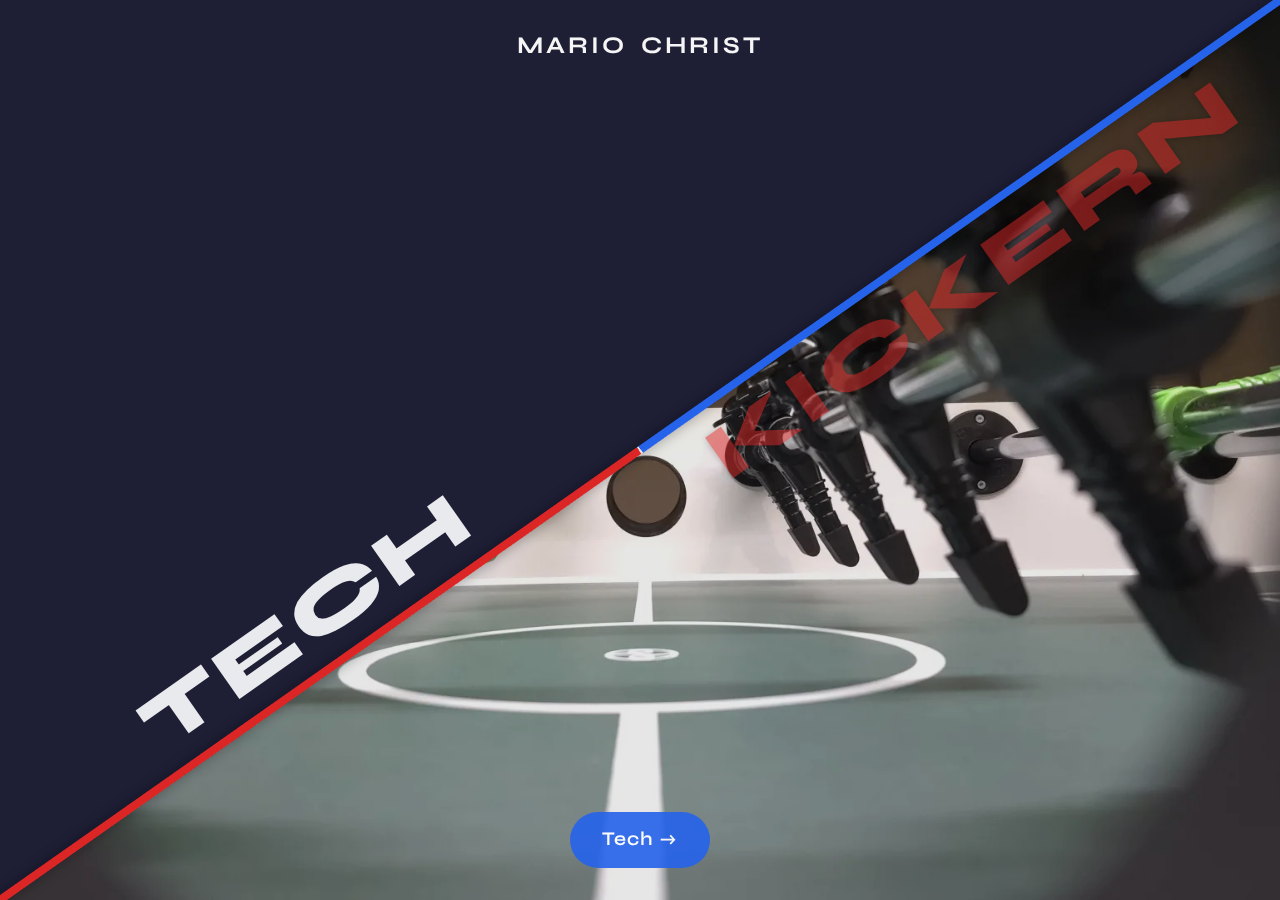
<file: index.html>
<!DOCTYPE html>
<html lang="de">
<head>
  <meta charset="UTF-8" />
  <meta name="viewport" content="width=device-width, initial-scale=1.0" />
  <title>Mario Christ – DevOps Engineer &amp; Bundesliga-Spieler Tischfußball</title>
  <meta name="description" content="Mario Christ – DevOps Engineer und Bundesliga-Spieler im Tischfußball. Technologie, Leistungssport und Sponsoring in Hamburg." />
  <link rel="canonical" href="https://mario-christ.de/" />

  <!-- Open Graph -->
  <meta property="og:type"        content="website" />
  <meta property="og:url"         content="https://mario-christ.de/" />
  <meta property="og:title"       content="Mario Christ – DevOps Engineer &amp; Bundesliga-Spieler Tischfußball" />
  <meta property="og:description" content="Mario Christ – DevOps Engineer und Bundesliga-Spieler im Tischfußball. Technologie, Leistungssport und Sponsoring in Hamburg." />
  <meta property="og:image"       content="https://mario-christ.de/img/og-default.jpg" />
  <meta property="og:locale"      content="de_DE" />

  <!-- Twitter Card -->
  <meta name="twitter:card"        content="summary_large_image" />
  <meta name="twitter:title"       content="Mario Christ – DevOps Engineer &amp; Bundesliga-Spieler Tischfußball" />
  <meta name="twitter:description" content="Mario Christ – DevOps Engineer und Bundesliga-Spieler im Tischfußball. Technologie, Leistungssport und Sponsoring in Hamburg." />
  <meta name="twitter:image"       content="https://mario-christ.de/img/og-default.jpg" />

  <link rel="stylesheet" href="/css/style.css" />
  <link rel="stylesheet" href="/css/landing.css" />
</head>
<body>
  <a class="skip-link" href="#main">Zum Inhalt springen</a>

  <main id="main">
    <div class="name-badge" aria-hidden="true">
      <span class="name-badge__word">Mario</span>
      <span class="name-badge__word">Christ</span>
    </div>

    <div class="landing" id="landing" role="group" aria-label="Wähle einen Bereich">

      <a class="section section--tech" href="/tech/" aria-label="Tech – Coming Soon">
        <span class="mobile-label mobile-label--tech" aria-hidden="true">Tech</span>
      </a>

      <div class="mobile-bar" aria-hidden="true">
        <div class="mobile-bar__red"></div>
        <div class="mobile-bar__separator"></div>
        <div class="mobile-bar__blue"></div>
      </div>

      <a class="section section--foos" href="/tischfussball/" aria-label="Kickern – Sponsoring">
        <img class="section__photo"
             src="/img/landing-kickern-1920w.webp"
             srcset="/img/landing-kickern-800w.webp 800w,
                     /img/landing-kickern-1920w.webp 1920w,
                     /img/landing-kickern-2560w.webp 2560w"
             sizes="(max-width: 767px) 100vw, (max-width: 1920px) 1920px, 2560px"
             fetchpriority="high"
             alt="Blick durch das Balleinwurf-Loch eines Kicker-Tisches auf Mario Christ" />
        <span class="mobile-label mobile-label--foos" aria-hidden="true">Kickern</span>
      </a>

      <div class="bar" id="bar" aria-hidden="true">
        <div class="bar__shadow"></div>
        <div class="bar__red"></div>
        <div class="bar__separator"></div>
        <div class="bar__blue"></div>
      </div>

      <div class="label label--tech" id="label-tech" aria-hidden="true"><span>Tech</span></div>
      <div class="label label--foos" id="label-foos" aria-hidden="true"><span>Kickern</span></div>

      <div class="hover-indicator hover-indicator--tech" aria-hidden="true">Tech →</div>
      <div class="hover-indicator hover-indicator--foos" aria-hidden="true">Kickern →</div>

    </div>
  </main>

  <script src="/js/main.js"></script>
</body>
</html>
</file>
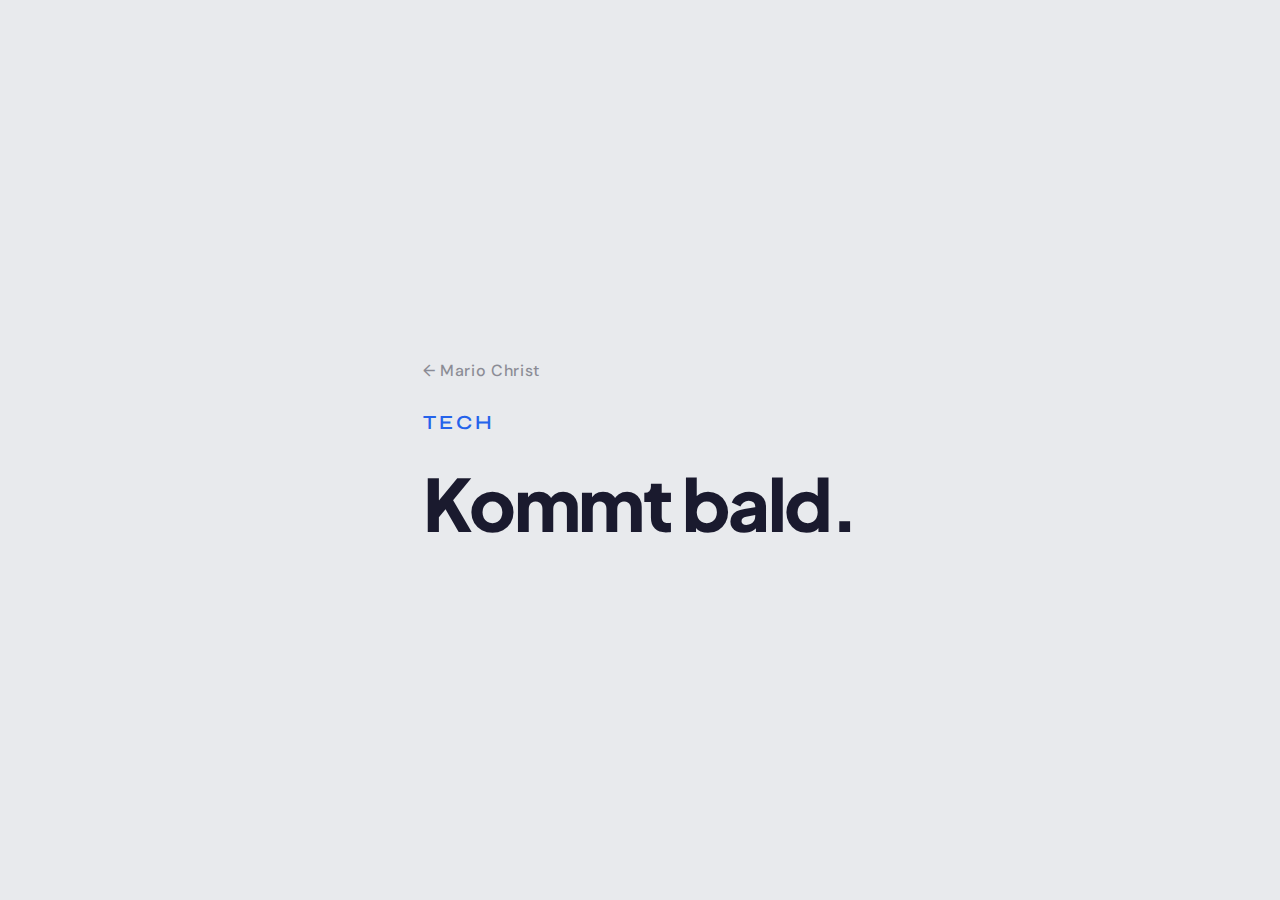
<file: tech/index.html>
<!DOCTYPE html>
<html lang="de">
<head>
  <meta charset="UTF-8" />
  <meta name="viewport" content="width=device-width, initial-scale=1.0" />
  <title>Tech – Mario Christ</title>
  <meta name="description" content="Mario Christ – DevOps Engineer. Kommt bald." />
  <link rel="canonical" href="https://mario-christ.de/tech/" />

  <!-- Open Graph -->
  <meta property="og:type"        content="website" />
  <meta property="og:url"         content="https://mario-christ.de/tech/" />
  <meta property="og:title"       content="Tech – Mario Christ" />
  <meta property="og:description" content="Mario Christ – DevOps Engineer. Kommt bald." />
  <meta property="og:image"       content="https://mario-christ.de/img/og-default.jpg" />
  <meta property="og:locale"      content="de_DE" />

  <link rel="stylesheet" href="/css/style.css" />
  <link rel="stylesheet" href="/css/coming-soon.css" />
</head>
<body>
  <a class="skip-link" href="#main">Zum Inhalt springen</a>

  <main id="main" class="coming-soon">
    <div class="coming-soon__content">
      <a class="coming-soon__back" href="/">← Mario Christ</a>
      <p class="coming-soon__label">Tech</p>
      <h1 class="coming-soon__headline">Kommt bald.</h1>
    </div>
  </main>
</body>
</html>
</file>
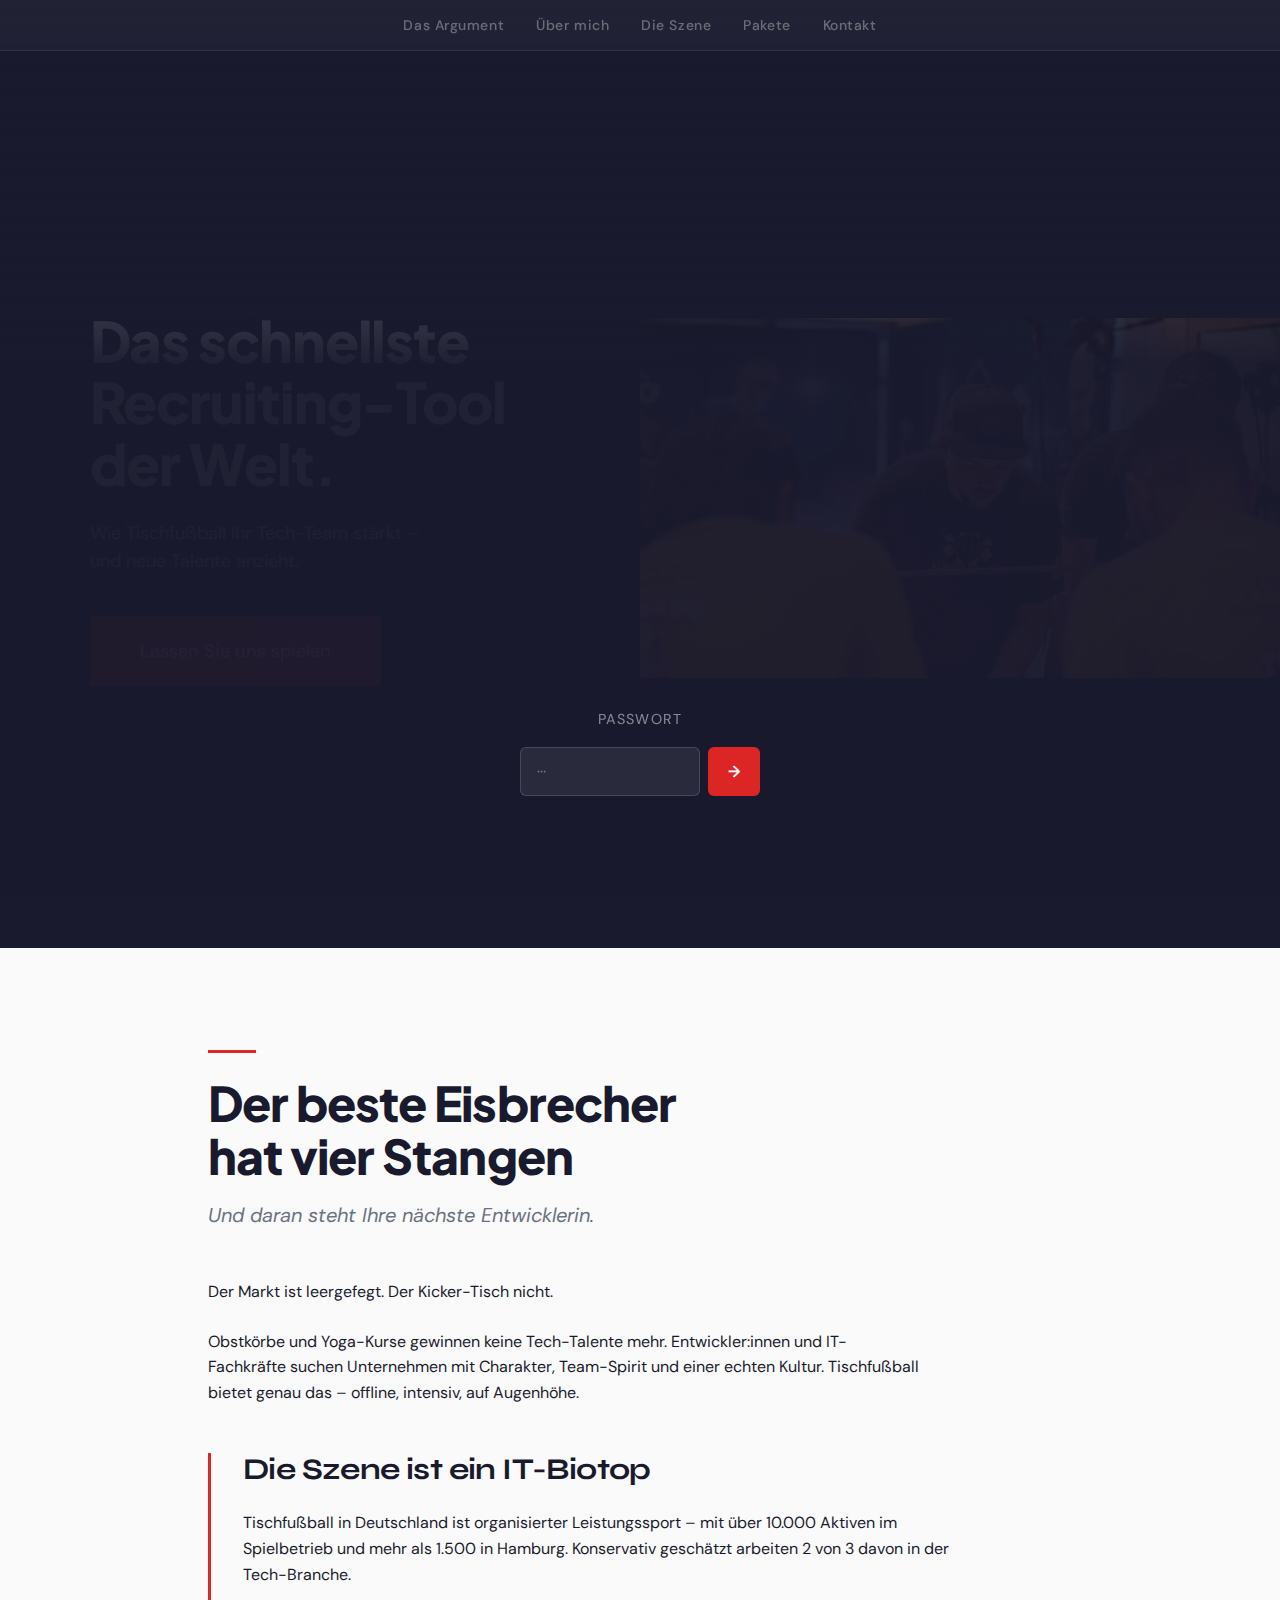
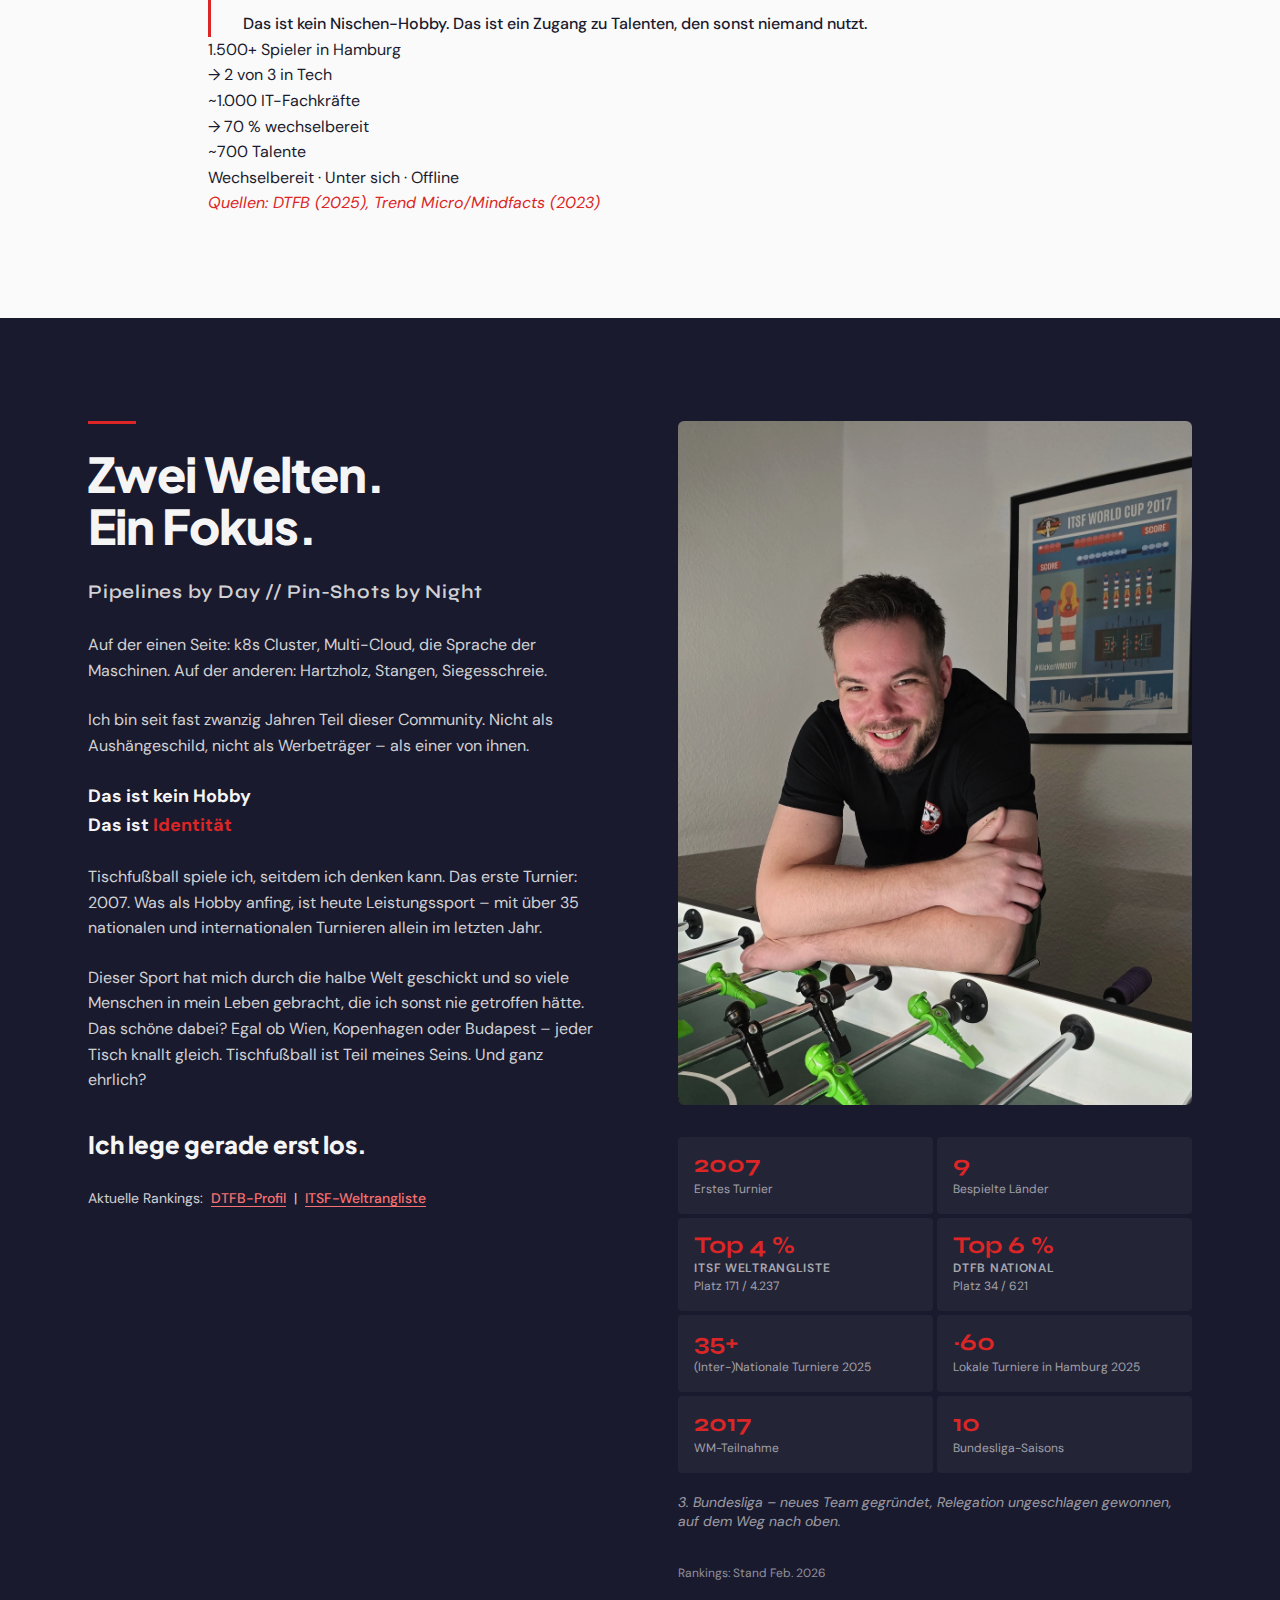
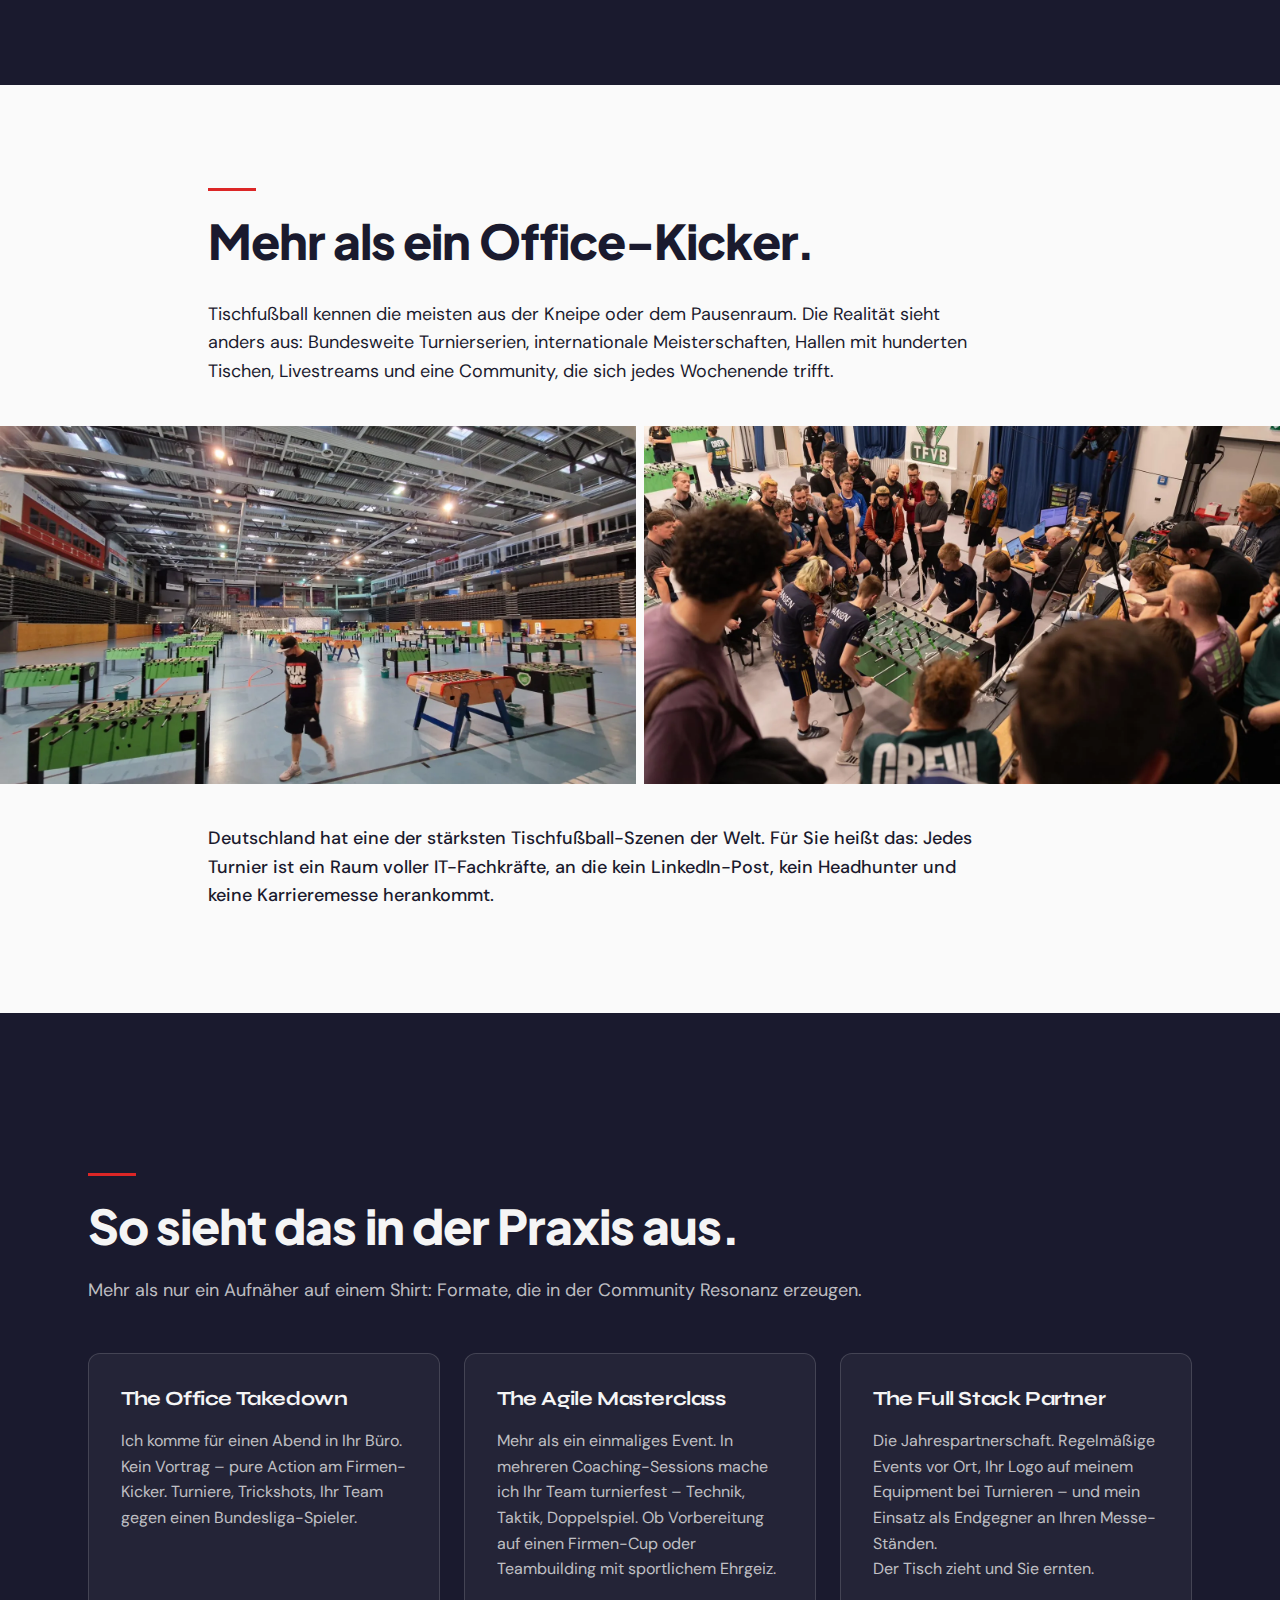
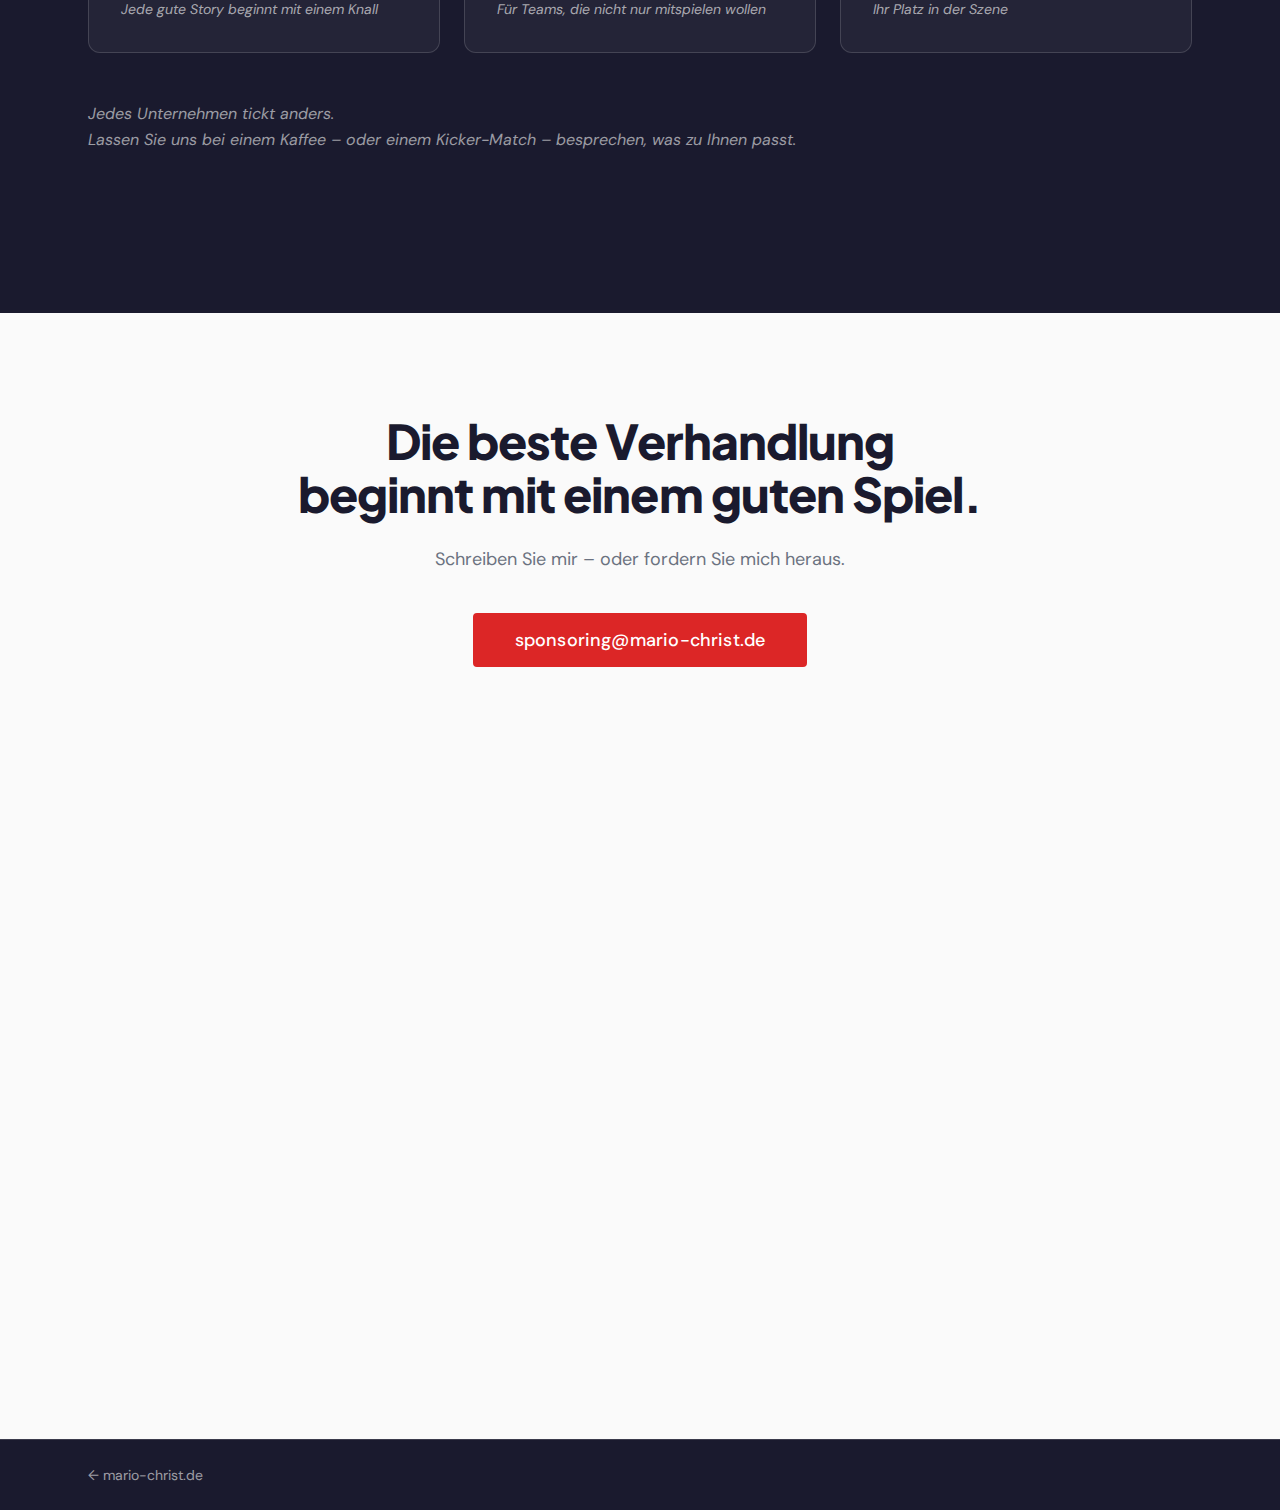
<file: tischfussball/index.html>
<!DOCTYPE html>
<html lang="de">
<head>
  <meta charset="UTF-8" />
  <meta name="viewport" content="width=device-width, initial-scale=1.0" />
  <title>Tischfußball-Sponsoring – Mario Christ</title>
  <meta name="description" content="Sponsoring-Anfragen für Mario Christ – Bundesliga-Spieler im Tischfußball und DevOps Engineer. Recruiting, Teambuilding und Employer Branding für Tech-Unternehmen in Hamburg." />
  <link rel="canonical" href="https://mario-christ.de/tischfussball/" />

  <!-- Open Graph -->
  <meta property="og:type"        content="website" />
  <meta property="og:url"         content="https://mario-christ.de/tischfussball/" />
  <meta property="og:title"       content="Tischfußball-Sponsoring – Mario Christ" />
  <meta property="og:description" content="Das schnellste Recruiting-Tool der Welt. Wie Tischfußball Ihr Tech-Team stärkt – und neue Talente anzieht." />
  <meta property="og:image"       content="https://mario-christ.de/img/og-tischfussball.jpg" />
  <meta property="og:locale"      content="de_DE" />

  <!-- Twitter Card -->
  <meta name="twitter:card"        content="summary_large_image" />
  <meta name="twitter:title"       content="Tischfußball-Sponsoring – Mario Christ" />
  <meta name="twitter:description" content="Das schnellste Recruiting-Tool der Welt. Wie Tischfußball Ihr Tech-Team stärkt – und neue Talente anzieht." />
  <meta name="twitter:image"       content="https://mario-christ.de/img/og-tischfussball.jpg" />

  <link rel="stylesheet" href="/css/style.css" />
  <link rel="stylesheet" href="/css/sponsoring.css" />
</head>
<body>
  <div id="auth-gate" style="
    display: none;
    position: fixed; inset: 0; z-index: 9999;
    background: linear-gradient(to top, rgba(26,26,46,0.97) 60%, rgba(26,26,46,0.3) 100%);
    align-items: flex-end; justify-content: center;
    padding-bottom: clamp(2rem, 8vh, 5rem);
  ">
    <div style="text-align: center;">
      <p style="
        font-family: 'DM Sans', sans-serif; font-size: 0.9rem;
        color: rgba(245,245,245,0.5); letter-spacing: 0.08em;
        text-transform: uppercase; margin-bottom: 1rem;
      ">Passwort</p>
      <div style="display: flex; gap: 0.5rem; justify-content: center;">
        <input id="auth-input" type="password" placeholder="···" style="
          background: rgba(245,245,245,0.08); border: 1px solid rgba(245,245,245,0.15);
          color: #F5F5F5; font-family: 'DM Sans', sans-serif; font-size: 1rem;
          padding: 0.65rem 1rem; border-radius: 6px; outline: none; width: 180px;
        " />
        <button id="auth-btn" style="
          background: #DC2626; color: #fff; border: none; cursor: pointer;
          font-family: 'DM Sans', sans-serif; font-size: 1rem; font-weight: 600;
          padding: 0.65rem 1.25rem; border-radius: 6px;
        ">→</button>
      </div>
      <p id="auth-err" style="
        color: #DC2626; font-family: 'DM Sans', sans-serif;
        font-size: 0.8rem; margin-top: 0.75rem; opacity: 0;
      ">Falsches Passwort.</p>
    </div>
  </div>

  <div id="page-content" inert>
  <a class="skip-link" href="#main">Zum Inhalt springen</a>

  <!-- ── Sticky Anker-Navigation ───────────────────────── -->
  <nav class="sticky-nav" aria-label="Seitennavigation">
    <ul class="sticky-nav__list">
      <li><a class="sticky-nav__link" href="#argument">Das Argument</a></li>
      <li><a class="sticky-nav__link" href="#ueber-mich">Über mich</a></li>
      <li><a class="sticky-nav__link" href="#szene">Die Szene</a></li>
      <li><a class="sticky-nav__link" href="#pakete">Pakete</a></li>
      <li><a class="sticky-nav__link" href="#kontakt">Kontakt</a></li>
    </ul>
  </nav>

  <main id="main">

    <!-- ── Section 1: Hero ─────────────────────────────── -->
    <section class="section section--dark hero" id="hero" aria-label="Hero">
      <div class="hero__inner">
        <div class="hero__text">
          <h1 class="hero__headline">Das schnellste Recruiting-Tool der&nbsp;Welt.</h1>
          <p class="hero__sub">Wie Tischfußball Ihr Tech-Team stärkt –<br>und neue Talente anzieht.</p>
          <a class="btn btn--kicker hero__cta" href="#kontakt">Lassen Sie uns spielen</a>
        </div>
        <img
          class="hero__photo"
          src="/img/hero-kurbelkraft.webp"
          alt="Mario Christ mit Kurbelkraft-Cap – hochkonzentriert über dem Kicker-Tisch, Gegner verschwommen im Vordergrund, Turnier-Atmosphäre"
          loading="eager"
          fetchpriority="high">
      </div>
    </section>

    <!-- ── Section 2: Das Argument ─────────────────────── -->
    <section class="section argument" id="argument" aria-label="Das Argument">
      <div class="container argument__inner">
        <span class="accent-line" aria-hidden="true"></span>
        <h2 class="argument__headline">Der beste Eisbrecher<br>hat vier Stangen</h2>
        <p class="argument__sub">Und daran steht Ihre nächste Entwicklerin.</p>

        <div class="argument__body">
          <p>Der Markt ist leergefegt. Der Kicker-Tisch nicht.</p>
          <p>Obstkörbe und Yoga-Kurse gewinnen keine Tech-Talente mehr. Entwickler:innen und IT-Fachkräfte suchen Unternehmen mit Charakter, Team-Spirit und einer echten Kultur. Tischfußball bietet genau das – offline, intensiv, auf Augenhöhe.</p>
        </div>

        <div class="argument__biotop">
          <h3 class="argument__biotop-headline">Die Szene ist ein IT-Biotop</h3>
          <p>Tischfußball in Deutschland ist organisierter Leistungssport – mit über 10.000 Aktiven im Spielbetrieb und mehr als 1.500 in Hamburg. Konservativ geschätzt arbeiten 2 von 3 davon in der Tech-Branche.</p>
          <p class="argument__punchline">Das ist kein Nischen-Hobby. Das ist ein Zugang zu Talenten, den sonst niemand nutzt.</p>
        </div>

        <div class="argument__funnel" aria-label="Reichweite: Von 1.500 Spielern zu 700 wechselbereiten Talenten">
          <div class="argument__funnel-chain">
            <div class="argument__funnel-step">
              <span class="argument__funnel-num">1.500+</span>
              <span class="argument__funnel-label">Spieler in Hamburg</span>
            </div>
            <div class="argument__funnel-connector" aria-hidden="true">
              <span class="argument__funnel-arrow">→</span>
              <span class="argument__funnel-filter">2 von 3 in Tech</span>
            </div>
            <div class="argument__funnel-step">
              <span class="argument__funnel-num">~1.000</span>
              <span class="argument__funnel-label">IT-Fachkräfte</span>
            </div>
            <div class="argument__funnel-connector" aria-hidden="true">
              <span class="argument__funnel-arrow">→</span>
              <span class="argument__funnel-filter">70 % wechselbereit</span>
            </div>
            <div class="argument__funnel-step argument__funnel-step--highlight">
              <span class="argument__funnel-num">~700</span>
              <span class="argument__funnel-label">Talente</span>
            </div>
          </div>
          <p class="argument__funnel-closer">Wechselbereit · Unter sich · Offline</p>
          <p class="argument__funnel-source"><em>Quellen: DTFB (2025), Trend Micro/Mindfacts (2023)</em></p>
        </div>
      </div>
    </section>

    <!-- ── Section 3: Über mich ────────────────────────── -->
    <section class="section section--dark about" id="ueber-mich" aria-label="Über mich">
      <div class="container about__inner">

        <div class="about__text">
          <span class="accent-line" aria-hidden="true"></span>
          <h2 class="about__headline">Zwei Welten.<br>Ein Fokus.</h2>
          <p class="about__tagline">Pipelines by Day // Pin-Shots by Night</p>

          <p>Auf der einen Seite: k8s Cluster, Multi-Cloud, die Sprache der Maschinen. Auf der anderen: Hartzholz, Stangen, Siegesschreie.</p>

          <p>Ich bin seit fast zwanzig Jahren Teil dieser Community. Nicht als Aushängeschild, nicht als Werbeträger – als einer von ihnen.</p>

          <div class="about__identity" aria-label="Das ist kein Hobby. Das ist Identität.">
            <p>Das ist kein Hobby</p>
            <p>Das ist <em>Identität</em></p>
          </div>

          <p>Tischfußball spiele ich, seitdem ich denken kann. Das erste Turnier: 2007. Was als Hobby anfing, ist heute Leistungssport – mit über 35 nationalen und internationalen Turnieren allein im letzten Jahr.</p>

          <p>Dieser Sport hat mich durch die halbe Welt geschickt und so viele Menschen in mein Leben gebracht, die ich sonst nie getroffen hätte. Das schöne dabei? Egal ob Wien, Kopenhagen oder Budapest – jeder Tisch knallt gleich. Tischfußball ist Teil meines Seins. Und ganz ehrlich?</p>

          <p class="about__closer">Ich lege gerade erst los.</p>

          <p class="about__profiles">
            Aktuelle Rankings:
            <a class="link-external" href="https://dtfb.de/wettbewerbe/turnierserie/spielersuche?task=spieler_details&id=3545&kategorie=&filter=mario&veranstaltungid=0&veranstalterid=0&einstufungid=0&beginn=0" target="_blank" rel="noopener noreferrer">DTFB-Profil</a>
            |
            <a class="link-external" href="https://www.tablesoccer.org/player/?id=62G5RO" target="_blank" rel="noopener noreferrer">ITSF-Weltrangliste</a>
          </p>
        </div>

        <div class="about__sidebar">
          <img
            class="about__photo"
            src="/img/portrait.webp"
            alt="Mario Christ am Kicker-Tisch, lachend, ITSF World Cup Poster im Hintergrund"
            loading="lazy">

          <div class="credentials" aria-label="Credentials und Statistiken">
            <ul class="credentials__list">
              <li class="credentials__item">
                <span class="credentials__value">2007</span>
                <span class="credentials__label">Erstes Turnier</span>
              </li>
              <li class="credentials__item">
                <span class="credentials__value">9</span>
                <span class="credentials__label">Bespielte Länder</span>
              </li>
              <li class="credentials__item">
                <span class="credentials__value">Top&nbsp;4&nbsp;%</span>
                <span class="credentials__context">ITSF Weltrangliste</span>
                <span class="credentials__label">Platz 171 / 4.237</span>
              </li>
              <li class="credentials__item">
                <span class="credentials__value">Top&nbsp;6&nbsp;%</span>
                <span class="credentials__context">DTFB National</span>
                <span class="credentials__label">Platz 34 / 621</span>
              </li>
              <li class="credentials__item">
                <span class="credentials__value">35+</span>
                <span class="credentials__label">(Inter-)Nationale Turniere 2025</span>
              </li>
              <li class="credentials__item">
                <span class="credentials__value">~60</span>
                <span class="credentials__label">Lokale Turniere in Hamburg 2025</span>
              </li>
              <li class="credentials__item">
                <span class="credentials__value">2017</span>
                <span class="credentials__label">WM-Teilnahme</span>
              </li>
              <li class="credentials__item">
                <span class="credentials__value">10</span>
                <span class="credentials__label">Bundesliga-Saisons</span>
              </li>
              <li class="credentials__item credentials__item--wide">
                <span class="credentials__label credentials__label--note">3. Bundesliga – neues Team gegründet, Relegation ungeschlagen gewonnen, auf dem Weg nach oben.</span>
              </li>
            </ul>
            <p class="credentials__date">Rankings: Stand Feb. 2026</p>
          </div>
        </div>

      </div>
    </section>

    <!-- ── Section 4: Die Szene ─────────────────────────── -->
    <section class="section scene" id="szene" aria-label="Die Szene">
      <div class="container scene__inner">
        <span class="accent-line" aria-hidden="true"></span>
        <h2 class="scene__headline">Mehr als ein Office-Kicker.</h2>

        <p class="scene__intro">Tischfußball kennen die meisten aus der Kneipe oder dem Pausenraum. Die Realität sieht anders aus: Bundesweite Turnierserien, internationale Meisterschaften, Hallen mit hunderten Tischen, Livestreams und eine Community, die sich jedes Wochenende trifft.</p>
      </div>

      <div class="scene__photos" aria-label="Atmosphäre-Fotos der Tischfußball-Szene">
        <img
          class="scene__photo"
          src="/img/szene-halle.webp"
          alt="Riesige Sporthalle mit dutzenden aufgebauten Kicker-Tischen – Weitwinkelblick auf ein professionelles Tischfußball-Turnier"
          loading="lazy">
        <img
          class="scene__photo"
          src="/img/szene-finale.webp"
          alt="Dichte Zuschauermenge rund um einen Kicker-Tisch beim Turnier-Finale – Kameras, Spannung, Gemeinschaft"
          loading="lazy">
      </div>

      <div class="container scene__inner">
        <p class="scene__close">Deutschland hat eine der stärksten Tischfußball-Szenen der Welt. Für Sie heißt das: Jedes Turnier ist ein Raum voller IT-Fachkräfte, an die kein LinkedIn-Post, kein Headhunter und keine Karrieremesse herankommt.</p>
      </div>
    </section>

    <!-- ── Section 5: Pakete ────────────────────────────── -->
    <section class="section section--dark packages" id="pakete" aria-label="Sponsoring-Pakete">
      <div class="container packages__inner">
        <span class="accent-line" aria-hidden="true"></span>
        <h2 class="packages__headline">So sieht das in der Praxis aus.</h2>
        <p class="packages__intro">Mehr als nur ein Aufnäher auf einem Shirt: Formate, die in der Community Resonanz erzeugen.</p>

        <div class="packages__grid">

          <article class="package" aria-label="Paket: The Office Takedown">
            <h3 class="package__title">The Office Takedown</h3>
            <p class="package__body">Ich komme für einen Abend in Ihr Büro. Kein Vortrag – pure Action am Firmen-Kicker. Turniere, Trickshots, Ihr Team gegen einen Bundesliga-Spieler.</p>
            <p class="package__punchline"><em>Jede gute Story beginnt mit einem Knall</em></p>
          </article>

          <article class="package" aria-label="Paket: The Agile Masterclass">
            <h3 class="package__title">The Agile Masterclass</h3>
            <p class="package__body">Mehr als ein einmaliges Event. In mehreren Coaching-Sessions mache ich Ihr Team turnierfest – Technik, Taktik, Doppelspiel. Ob Vorbereitung auf einen Firmen-Cup oder Teambuilding mit sportlichem Ehrgeiz.</p>
            <p class="package__punchline"><em>Für Teams, die nicht nur mitspielen wollen</em></p>
          </article>

          <article class="package" aria-label="Paket: The Full Stack Partner">
            <h3 class="package__title">The Full Stack Partner</h3>
            <p class="package__body">Die Jahrespartnerschaft. Regelmäßige Events vor Ort, Ihr Logo auf meinem Equipment bei Turnieren – und mein Einsatz als Endgegner an Ihren Messe-Ständen.<br>Der Tisch zieht und Sie ernten.</p>
            <p class="package__punchline"><em>Ihr Platz in der Szene</em></p>
          </article>

        </div>

        <p class="packages__outro">Jedes Unternehmen tickt anders.<br>Lassen Sie uns bei einem Kaffee – oder einem Kicker-Match – besprechen, was zu Ihnen passt.</p>
      </div>
    </section>

    <!-- ── Section 6: Kontakt ───────────────────────────── -->
    <section class="section contact" id="kontakt" aria-label="Kontakt">
      <div class="container contact__inner">
        <div class="contact__text">
          <h2 class="contact__headline">Die beste Verhandlung beginnt mit einem guten Spiel.</h2>
          <p class="contact__sub">Schreiben Sie mir – oder fordern Sie mich heraus.</p>
          <a class="btn btn--kicker contact__cta" href="mailto:sponsoring@mario-christ.de">
            sponsoring@mario-christ.de
          </a>
        </div>
        <img
          class="contact__photo"
          src="/img/kontakt.webp"
          alt="Turnier-Pokale und Medaillen bei einem internationalen Tischfußball-Turnier"
          loading="lazy">
      </div>
    </section>

  </main>

  <!-- ── Footer ──────────────────────────────────────────── -->
  <footer class="site-footer">
    <div class="container site-footer__inner">
      <a class="site-footer__home" href="/">← mario-christ.de</a>
    </div>
  </footer>

  </div><!-- /#page-content -->

  <script>
    (function () {
      var gate = document.getElementById('auth-gate');
      var content = document.getElementById('page-content');
      if (sessionStorage.getItem('tf_auth') === '1') {
        content.removeAttribute('inert');
        return;
      }
      gate.style.display = 'flex';
      document.body.style.overflow = 'hidden';
      document.body.style.height = '100dvh';

      var PWD_HASH = 'f32ef48a537bf65341b1ceb4e251a40cceace78914e7dc04d3deb34bf6cd490a';

      async function unlock() {
        var val = document.getElementById('auth-input').value;
        var buf = await crypto.subtle.digest('SHA-256', new TextEncoder().encode(val));
        var hex = Array.from(new Uint8Array(buf)).map(function (b) { return b.toString(16).padStart(2, '0'); }).join('');
        if (hex === PWD_HASH) {
          sessionStorage.setItem('tf_auth', '1');
          gate.style.display = 'none';
          content.removeAttribute('inert');
          document.body.style.overflow = '';
          document.body.style.height = '';
        } else {
          document.getElementById('auth-err').style.opacity = '1';
          document.getElementById('auth-input').value = '';
        }
      }

      document.getElementById('auth-btn').addEventListener('click', unlock);
      document.getElementById('auth-input').addEventListener('keydown', function (e) {
        if (e.key === 'Enter') unlock();
      });
    })();
  </script>

  <script src="/js/main.js"></script>
</body>
</html>
</file>
<file: css/style.css>
/* ============================================================
   mario-christ.de – Design System
   Fonts: Syne (Headlines) + DM Sans (Body) via Google Fonts
   ============================================================ */

/* ── Google Fonts ────────────────────────────────────────── */
@import url('https://fonts.googleapis.com/css2?family=DM+Sans:ital,opsz,wght@0,9..40,400;0,9..40,500;1,9..40,400&family=Plus+Jakarta+Sans:wght@700;800&family=Syne:wght@600;700;800&display=swap');

/* ── Design Tokens ───────────────────────────────────────── */
:root {
  /* Landing Page – Tech */
  --tech-bg:     #E8EAED;
  --tech-accent: #2563EB;
  --tech-text:   #1A1A2E;

  /* Landing Page – Kicker */
  --kicker-bg:     #FFFFFF;
  --kicker-accent: #DC2626;
  --kicker-text:   #1A1A2E;

  /* Sponsoring Page */
  --page-bg:      #FAFAFA;
  --page-bg-dark: #1A1A2E;
  --text-primary: #1A1A2E;
  --text-on-dark: #F5F5F5;
  --text-muted:   #6B7280;
  --accent:       #DC2626;
  --accent-hover: #B91C1C;
  --border:       rgba(26, 26, 46, 0.1);
  --border-light: rgba(245, 245, 245, 0.15);

  /* Typography */
  --font-h1:       'Plus Jakarta Sans', sans-serif;
  --font-headline: 'Syne', sans-serif;
  --font-body:     'DM Sans', sans-serif;

  color-scheme: light; /* Fix 10: kein Browser-Dark-Mode-Override */

  --text-xs:   0.75rem;   /*  12px */
  --text-sm:   0.875rem;  /*  14px */
  --text-base: 1rem;      /*  16px */
  --text-lg:   1.125rem;  /*  18px */
  --text-xl:   1.25rem;   /*  20px */
  --text-2xl:  1.5rem;    /*  24px */
  --text-3xl:  1.875rem;  /*  30px */
  --text-4xl:  2.25rem;   /*  36px */
  --text-5xl:  3rem;      /*  48px */
  --text-6xl:  3.75rem;   /*  60px */
  --text-7xl:  4.5rem;    /*  72px */

  --leading-tight:  1.1;
  --leading-snug:   1.3;
  --leading-normal: 1.6;

  /* Spacing */
  --space-1:  0.25rem;
  --space-2:  0.5rem;
  --space-3:  0.75rem;
  --space-4:  1rem;
  --space-6:  1.5rem;
  --space-8:  2rem;
  --space-10: 2.5rem;
  --space-12: 3rem;
  --space-16: 4rem;
  --space-20: 5rem;
  --space-24: 6rem;
  --space-32: 8rem;

  /* Layout */
  --max-width: 1200px;
  --section-padding: clamp(var(--space-16), 8vw, var(--space-32));

  /* Transitions */
  --transition-base:  0.2s ease;
  --transition-split: 0.7s ease;

  /* Radius */
  --radius-sm: 4px;
  --radius-md: 8px;
  --radius-lg: 12px;
}

/* ── Reset ───────────────────────────────────────────────── */
*, *::before, *::after {
  box-sizing: border-box;
  margin: 0;
  padding: 0;
}

html {
  scroll-behavior: smooth;
  -webkit-text-size-adjust: 100%;
  font-size: 16px;
}

body {
  font-family: var(--font-body);
  font-size: var(--text-base);
  line-height: var(--leading-normal);
  color: var(--text-primary);
  background-color: var(--page-bg);
  -webkit-font-smoothing: antialiased;
  -moz-osx-font-smoothing: grayscale;
}

img, picture, video, canvas, svg {
  display: block;
  max-width: 100%;
}

input, button, textarea, select {
  font: inherit;
}

p, h1, h2, h3, h4, h5, h6 {
  overflow-wrap: break-word;
}

a {
  color: inherit;
  text-decoration: none;
}

ul, ol {
  list-style: none;
}

/* ── Reduced Motion ──────────────────────────────────────── */
@media (prefers-reduced-motion: reduce) {
  *, *::before, *::after {
    animation-duration: 0.01ms !important;
    animation-iteration-count: 1 !important;
    transition-duration: 0.01ms !important;
    scroll-behavior: auto !important;
  }

  html {
    scroll-behavior: auto;
  }
}

/* ── Typography ──────────────────────────────────────────── */
h1, h2, h3, h4, h5, h6 {
  font-family: var(--font-headline);
  font-weight: 700;
  line-height: var(--leading-tight);
  letter-spacing: -0.02em;
}

/* Fix 1+2+3: Plus Jakarta Sans für H1 und H2, Syne nur noch H3 und kleiner */
h1, h2 {
  font-family: var(--font-h1);
  font-weight: 800;
}

h1 { font-size: clamp(var(--text-4xl), 6vw, var(--text-7xl)); }
h2 { font-size: clamp(var(--text-3xl), 4vw, var(--text-5xl)); }
h3 { font-size: clamp(var(--text-2xl), 3vw, var(--text-4xl)); }
h4 { font-size: clamp(var(--text-xl), 2vw, var(--text-3xl)); }

p {
  max-width: 65ch;
  line-height: var(--leading-normal);
}

strong {
  font-weight: 500;
}

em {
  font-style: italic;
  color: var(--accent);
}

/* ── Layout Utilities ────────────────────────────────────── */
.container {
  width: 100%;
  max-width: var(--max-width);
  margin-inline: auto;
  padding-inline: clamp(var(--space-4), 5vw, var(--space-12));
}

.section {
  padding-block: var(--section-padding);
}

.section--dark {
  background-color: var(--page-bg-dark);
  color: var(--text-on-dark);
}

.section--dark em {
  color: #F87171; /* Roter Akzent auf Dunkel – besser lesbar */
}

/* ── Buttons ─────────────────────────────────────────────── */
.btn {
  display: inline-flex;
  align-items: center;
  justify-content: center;
  gap: var(--space-2);
  padding: var(--space-3) var(--space-8);
  font-family: var(--font-body);
  font-size: var(--text-base);
  font-weight: 500;
  line-height: 1;
  border: 2px solid transparent;
  border-radius: var(--radius-sm);
  cursor: pointer;
  text-align: center;
  transition:
    background-color var(--transition-base),
    color var(--transition-base),
    border-color var(--transition-base),
    transform var(--transition-base);
  white-space: nowrap;
}

.btn:hover {
  transform: translateY(-1px);
}

.btn:active {
  transform: translateY(0);
}

.btn:focus-visible {
  outline: 3px solid currentColor;
  outline-offset: 3px;
}

/* Blau (Tech) */
.btn--tech {
  background-color: var(--tech-accent);
  color: #FFFFFF;
  border-color: var(--tech-accent);
}

.btn--tech:hover {
  background-color: #1D4ED8;
  border-color: #1D4ED8;
}

/* Rot (Kicker / CTA) */
.btn--kicker {
  background-color: var(--kicker-accent);
  color: #FFFFFF;
  border-color: var(--kicker-accent);
}

.btn--kicker:hover {
  background-color: var(--accent-hover);
  border-color: var(--accent-hover);
}

/* Ghost auf Dunkel */
.btn--ghost-light {
  background-color: transparent;
  color: var(--text-on-dark);
  border-color: var(--text-on-dark);
}

.btn--ghost-light:hover {
  background-color: var(--text-on-dark);
  color: var(--page-bg-dark);
}

/* ── Foto-Platzhalter ────────────────────────────────────── */
.img-placeholder {
  display: flex;
  align-items: center;
  justify-content: center;
  text-align: center;
  background-color: rgba(26, 26, 46, 0.08);
  border: 2px dashed rgba(26, 26, 46, 0.15);
  border-radius: var(--radius-md);
  padding: var(--space-8);
  color: #4B5563;
  font-size: var(--text-sm);
  line-height: var(--leading-normal);
  font-style: italic;
}

.section--dark .img-placeholder {
  background-color: rgba(245, 245, 245, 0.05);
  border-color: rgba(245, 245, 245, 0.2);
  color: rgba(245, 245, 245, 0.6);
}

/* ── Visually Hidden (Accessibility) ─────────────────────── */
.sr-only {
  position: absolute;
  width: 1px;
  height: 1px;
  padding: 0;
  margin: -1px;
  overflow: hidden;
  clip: rect(0, 0, 0, 0);
  white-space: nowrap;
  border: 0;
}

/* ── Skip Link ───────────────────────────────────────────── */
.skip-link {
  position: absolute;
  top: -100%;
  left: var(--space-4);
  z-index: 9999;
  padding: var(--space-2) var(--space-4);
  background: var(--page-bg-dark);
  color: var(--text-on-dark);
  font-size: var(--text-sm);
  font-weight: 500;
  border-radius: 0 0 var(--radius-sm) var(--radius-sm);
  transition: top var(--transition-base);
}

.skip-link:focus {
  top: 0;
}

/* ── Divider / Accent Line ───────────────────────────────── */
.accent-line {
  display: block;
  width: 3rem;
  height: 3px;
  background-color: var(--accent);
  margin-bottom: var(--space-6);
}

/* ── External Link Icon ──────────────────────────────────── */
.link-external {
  color: var(--accent);
  font-weight: 500;
  text-decoration: underline;
  text-underline-offset: 3px;
  text-decoration-thickness: 1px;
  transition: color var(--transition-base);
}

.link-external:hover {
  color: var(--accent-hover);
}

.link-external:focus-visible {
  outline: 2px solid currentColor;
  outline-offset: 3px;
  border-radius: var(--radius-sm);
}

.section--dark .link-external {
  color: #F87171;
}

.section--dark .link-external:hover {
  color: #FCA5A5;
}
</file>
<file: css/landing.css>
/* ============================================================
   Landing Page – Diagonale
   ============================================================ */

/* ── Name Badge ──────────────────────────────────────────── */
.name-badge {
  position: fixed;
  top: clamp(1rem, 3vh, 1.75rem);
  left: 50%;
  transform: translateX(-50%);
  z-index: 100;
  display: flex;
  gap: 0.6em;
  pointer-events: none;
  font-family: var(--font-headline);
  font-size: clamp(var(--text-lg), 2.5vw, var(--text-2xl));
  font-weight: 700;
  letter-spacing: 0.12em;
  text-transform: uppercase;
  color: var(--text-on-dark);
  white-space: nowrap;
}

/* ── Landing Wrapper ─────────────────────────────────────── */
.landing {
  position: relative;
  width: 100vw;
  height: 100dvh;
  min-height: 100svh;
  overflow: hidden;
}

/* ── Sections: Dreieck-Hälften ───────────────────────────── */
.landing .section {
  position: absolute;
  inset: 0;
  z-index: 1;
  padding-block: 0; /* override global .section padding */
  display: block;
  cursor: pointer;
  transition: filter 0.4s ease;
  text-decoration: none;
  outline: none;
}

.section--tech {
  background-color: var(--page-bg-dark);
  clip-path: polygon(0 0, 100% 0, 0 100%);
}

.section--foos {
  background-color: var(--kicker-bg);
  clip-path: polygon(100% 0, 100% 100%, 0 100%);
}


/* ── Photo Placeholders ──────────────────────────────────── */
.section__photo {
  position: absolute;
  pointer-events: none;
}

/* Div-Platzhalter: schwach sichtbar */
.section__photo:not(img) {
  opacity: 0.15;
}

.section--tech .section__photo {
  top: 8%;
  left: 6%;
  width: 26%;
  height: 36%;
  background-color: rgba(245, 245, 245, 0.08);
  border-color: rgba(245, 245, 245, 0.2);
  color: rgba(245, 245, 245, 0.5);
}

.section--foos .section__photo:not(img) {
  top: 53%;
  left: 57%;
  width: 28%;
  height: 36%;
}

/* Echtes Foto: füllt das Dreieck vollständig */
.section--foos img.section__photo {
  inset: 0;
  width: 100%;
  height: 100%;
  object-fit: cover;
  object-position: center center;
}

/* ── Mobile Labels (desktop: hidden) ─────────────────────── */
.mobile-label {
  display: none;
}

/* ── Mobile Bar (desktop: hidden) ────────────────────────── */
.mobile-bar {
  display: none;
}

/* ── Diagonal Bar ────────────────────────────────────────── */
.bar {
  position: absolute;
  top: 50%;
  left: 50%;
  width: 150vmax;
  height: 8px;
  z-index: 10;
  display: flex;
  align-items: stretch;
  pointer-events: none;
  visibility: hidden; /* shown after JS sets correct transform */
}

.bar__shadow {
  position: absolute;
  inset: 0;
  box-shadow: 0 0 12px 2px rgba(0, 0, 0, 0.25);
  pointer-events: none;
}

.bar__red {
  flex: 1;
  background: var(--kicker-accent);
}

.bar__separator {
  width: 2px;
  flex-shrink: 0;
  background: #E8E8E8;
}

.bar__blue {
  flex: 1;
  background: var(--tech-accent);
}

/* ── Labels entlang der Diagonale ────────────────────────── */
.label {
  position: absolute;
  top: 50%;
  left: 50%;
  z-index: 11;
  pointer-events: none;
  transition: opacity 0.4s ease;
  visibility: hidden; /* shown after JS sets correct transform */
}

.label span {
  display: block;
  font-family: var(--font-headline);
  font-size: clamp(3rem, 6vw, 5rem);
  font-weight: 800;
  letter-spacing: 0.06em;
  text-transform: uppercase;
  white-space: nowrap;
}

.label--tech span {
  color: var(--tech-bg);
}

.label--foos span {
  color: var(--kicker-accent);
  text-shadow: 0 1px 6px rgba(0, 0, 0, 0.45);
}

/* ── Hover Indicators ────────────────────────────────────── */
.hover-indicator {
  position: absolute;
  bottom: 2rem;
  left: 50%;
  transform: translateX(-50%);
  z-index: 20;
  opacity: 0;
  pointer-events: none;
  transition: opacity 0.3s ease;
  padding: 0.8rem 2rem;
  border-radius: 999px;
  font-family: var(--font-headline);
  font-size: clamp(1rem, 1.5vw, 1.25rem);
  font-weight: 600;
  letter-spacing: 0.06em;
  color: #fff;
  white-space: nowrap;
}

.hover-indicator--tech {
  background: var(--tech-accent);
}

.hover-indicator--foos {
  background: var(--kicker-accent);
}

/* ── Hover States ────────────────────────────────────────── */
.landing.hover-tech .section--tech  { filter: brightness(1.15); }
.landing.hover-tech .section--foos  { filter: brightness(0.9); }
.landing.hover-tech .label--foos    { opacity: 0.5; }
.landing.hover-tech .hover-indicator--tech { opacity: 0.9; }

.landing.hover-foos .section--foos  { filter: brightness(1.05); }
.landing.hover-foos .section--tech  { filter: brightness(0.85); }
.landing.hover-foos .label--tech    { opacity: 0.5; }
.landing.hover-foos .hover-indicator--foos { opacity: 0.9; }

/* ── Focus Visible ───────────────────────────────────────── */
.section--tech:focus-visible {
  outline: 3px solid var(--tech-accent);
  outline-offset: -4px;
}

.section--foos:focus-visible {
  outline: 3px solid var(--kicker-accent);
  outline-offset: -4px;
}

/* ── Mobile ──────────────────────────────────────────────── */
@media (max-width: 767px) {
  #main {
    display: flex;
    flex-direction: column;
    height: 100dvh;
    min-height: 100svh;
  }

  .name-badge {
    position: static;
    transform: none;
    left: auto;
    display: flex;
    justify-content: center;
    padding: var(--space-3) var(--space-4);
    color: var(--text-primary);
    font-size: var(--text-base);
    flex-shrink: 0;
  }

  .landing {
    flex: 1;
    height: auto;
    min-height: 0;
    display: flex;
    flex-direction: column;
    position: relative;
    overflow: hidden;
  }

  .landing .section {
    position: relative;
    inset: auto;
    flex: 1;
    clip-path: none;
    transition: none;
    display: flex;
    align-items: center;
    justify-content: center;
    width: 100%;
  }

  .section__photo {
    display: none;
  }

  /* Kickern-Foto auf Mobile als Cover der ganzen Kachel */
  .section--foos img.section__photo {
    display: block;
    position: absolute;
    inset: 0;
    width: 100%;
    height: 100%;
    object-fit: cover;
    object-position: center center;
  }

  .section--foos .mobile-label {
    position: relative;
    z-index: 1;
    color: var(--kicker-accent);
    background: color-mix(in srgb, var(--kicker-text) 90%, transparent);
    padding: 0.2em 0.6em;
    border-radius: 8px;
    letter-spacing: 0.06em;
  }

  .mobile-label {
    display: block;
    font-family: var(--font-headline);
    font-size: var(--text-lg);
    font-weight: 700;
    letter-spacing: 0.12em;
    text-transform: uppercase;
    text-align: center;
  }

  .mobile-label--tech {
    color: var(--text-on-dark);
  }

  .mobile-label--foos {
    color: var(--kicker-accent);
  }

  .mobile-bar {
    display: flex;
    height: 6px;
    flex-shrink: 0;
  }

  .mobile-bar__red {
    flex: 1;
    background: linear-gradient(to right, transparent, var(--kicker-accent));
  }

  .mobile-bar__separator {
    width: 2px;
    background: #E8E8E8;
    flex-shrink: 0;
  }

  .mobile-bar__blue {
    flex: 1;
    background: linear-gradient(to right, var(--tech-accent), transparent);
  }

  .bar,
  .label,
  .hover-indicator {
    display: none;
  }

  /* No hover filters on mobile */
  .landing.hover-tech .section--tech,
  .landing.hover-tech .section--foos,
  .landing.hover-foos .section--foos,
  .landing.hover-foos .section--tech {
    filter: none;
  }
}

/* ── Touch devices: hover effects deaktivieren ───────────── */
@media (hover: none) {
  .landing.hover-tech .section--tech,
  .landing.hover-tech .section--foos,
  .landing.hover-foos .section--foos,
  .landing.hover-foos .section--tech {
    filter: none;
  }

  .landing.hover-tech .label--foos,
  .landing.hover-foos .label--tech {
    opacity: 1;
  }

  .landing.hover-tech .hover-indicator--tech,
  .landing.hover-foos .hover-indicator--foos {
    opacity: 0;
  }
}
</file>
<file: css/coming-soon.css>
/* ============================================================
   Coming Soon – /tech/
   ============================================================ */

body {
  background-color: var(--tech-bg);
  color: var(--tech-text);
}

.coming-soon {
  display: flex;
  align-items: center;
  justify-content: center;
  min-height: 100dvh;
}

.coming-soon__content {
  display: flex;
  flex-direction: column;
  align-items: flex-start;
  gap: var(--space-6);
  padding: var(--space-8);
}

.coming-soon__back {
  font-family: var(--font-body);
  font-size: var(--text-base);
  font-weight: 500;
  letter-spacing: 0.04em;
  color: var(--tech-text);
  opacity: 0.45;
  transition: opacity var(--transition-base);
}

.coming-soon__back:hover {
  opacity: 1;
}

.coming-soon__back:focus-visible {
  outline: 2px solid var(--tech-accent);
  outline-offset: 3px;
  border-radius: var(--radius-sm);
  opacity: 1;
}

.coming-soon__label {
  font-family: var(--font-headline);
  font-size: var(--text-xl);
  font-weight: 600;
  letter-spacing: 0.15em;
  text-transform: uppercase;
  color: var(--tech-accent);
  max-width: none;
}

.coming-soon__headline {
  font-size: clamp(var(--text-5xl), 10vw, var(--text-7xl));
  font-weight: 800;
  letter-spacing: -0.03em;
  color: var(--tech-text);
}
</file>
<file: css/sponsoring.css>
/* ============================================================
   Sponsoring-Seite – /tischfussball/
   ============================================================ */

/* ── Sticky Navigation ───────────────────────────────────── */
.sticky-nav {
  position: fixed;
  top: 0;
  left: 0;
  right: 0;
  z-index: 200;
  background-color: rgba(26, 26, 46, 0.95);
  backdrop-filter: blur(8px);
  -webkit-backdrop-filter: blur(8px);
  border-bottom: 1px solid var(--border-light);
}

.sticky-nav__list {
  display: flex;
  align-items: center;
  justify-content: center;
  gap: var(--space-8);
  max-width: var(--max-width);
  margin-inline: auto;
  padding: var(--space-3) clamp(var(--space-4), 5vw, var(--space-12));
  flex-wrap: wrap;
}

.sticky-nav__link {
  font-family: var(--font-body);
  font-size: var(--text-sm);
  font-weight: 500;
  letter-spacing: 0.04em;
  color: rgba(245, 245, 245, 0.55);
  white-space: nowrap;
  transition: color var(--transition-base);
  padding-block: var(--space-1);
}

.sticky-nav__link:hover {
  color: var(--text-on-dark);
}

.sticky-nav__link.is-active {
  color: var(--accent);
}

.sticky-nav__link:focus-visible {
  outline: 2px solid var(--accent);
  outline-offset: 3px;
  border-radius: var(--radius-sm);
  color: var(--text-on-dark);
}

/* Nav-Höhe als Offset damit Sections nicht hinter der Nav landen */
:target {
  scroll-margin-top: 4rem;
}

/* ── Seiten-Offset für sticky nav ───────────────────────── */
#main {
  padding-top: 3rem; /* Höhe der sticky nav */
}

/* ── Section: Hero ───────────────────────────────────────── */
.hero {
  padding-block: 0;
}

/* Kein .container – Padding wird pro Spalte gesteuert.
   Bild geht rechts edge-to-edge, Text aligned mit den anderen Sections. */
.hero__inner {
  display: grid;
  grid-template-columns: 1fr 1fr;
  align-items: stretch;
  min-height: 100dvh;
  gap: 0;
}

.hero__text {
  display: flex;
  flex-direction: column;
  justify-content: center;
  padding-inline-start: clamp(var(--space-6), 7vw, 6.5rem);
  padding-inline-end: clamp(var(--space-6), 3vw, var(--space-12));
  padding-block: clamp(var(--space-8), 6vh, var(--space-12));
}

.hero__headline {
  font-size: clamp(var(--text-5xl), calc(5vw - 0.5rem), 7.5rem);
  font-weight: 800;
  line-height: var(--leading-tight);
  color: var(--text-on-dark);
  margin-bottom: var(--space-6);
}

.hero__sub {
  font-size: clamp(var(--text-lg), 1.25vw, 2rem);
  color: rgba(245, 245, 245, 0.75);
  margin-bottom: var(--space-10);
  max-width: 48ch;
}

.hero__cta {
  font-size: clamp(var(--text-lg), 1.05vw, 1.875rem);
  padding: var(--space-6) var(--space-12);
  align-self: flex-start;
}

.hero__photo {
  width: 100%;
  height: 100%;
  object-fit: contain;
  object-position: center;
  padding-block: var(--space-2);
  /* kein border-radius, kein Schatten, kein aspect-ratio */
}

/* ── Section: Das Argument ───────────────────────────────── */
.argument__inner {
  max-width: 960px; /* Fix 4: zentriert, H2 hat Platz für eine Zeile */
  margin-inline: auto;
}

.argument__headline {
  margin-bottom: var(--space-4);
}

.argument__sub {
  font-size: var(--text-xl);
  color: var(--text-muted);
  font-style: italic;
  margin-bottom: var(--space-12);
  max-width: none;
}

.argument__body {
  display: flex;
  flex-direction: column;
  gap: var(--space-6);
  margin-bottom: var(--space-12);
}

.argument__biotop {
  border-left: 3px solid var(--accent);
  padding-left: var(--space-8);
  display: flex;
  flex-direction: column;
  gap: var(--space-6);
}

.argument__biotop-headline {
  font-size: clamp(var(--text-xl), 2.5vw, var(--text-3xl));
  margin-bottom: 0;
}

.argument__punchline {
  font-weight: 500;
  color: var(--text-primary);
}

/* ── Section: Über mich ──────────────────────────────────── */
.about__inner {
  display: grid;
  grid-template-columns: 1fr 1fr;
  gap: clamp(var(--space-12), 6vw, var(--space-20));
  align-items: start;
}

.about__headline {
  color: var(--text-on-dark);
  margin-bottom: 0;
}

.about__tagline {
  font-family: var(--font-headline);
  font-size: clamp(var(--text-base), 1.5vw, var(--text-xl));
  font-weight: 600;
  color: var(--accent);
  letter-spacing: 0.04em;
  margin-bottom: 0;
  max-width: none;
}

.about__text {
  display: flex;
  flex-direction: column;
  gap: var(--space-6);
}

.about__text .accent-line {
  margin-bottom: 0;
}

.about__text p {
  color: rgba(245, 245, 245, 0.85);
}

.about__identity {
  display: flex;
  flex-direction: column;
  gap: 0;
}

.about__identity p {
  font-family: var(--font-body);
  font-size: var(--text-lg);
  font-weight: 700;
  color: var(--text-on-dark);
  line-height: var(--leading-normal);
  max-width: none;
}

.about__identity em {
  color: var(--accent);
  font-style: normal;
}

.about__closer {
  font-family: var(--font-h1);
  font-size: clamp(var(--text-xl), 2vw, var(--text-2xl));
  font-weight: 800;
  color: var(--text-on-dark) !important;
  max-width: none;
  padding-top: var(--space-2);
}

.about__profiles {
  font-size: var(--text-sm);
  color: rgba(245, 245, 245, 0.55);
  display: flex;
  align-items: center;
  gap: var(--space-2);
  flex-wrap: wrap;
  max-width: none;
}

.about__sidebar {
  display: flex;
  flex-direction: column;
  gap: var(--space-8);
}

.about__photo {
  width: 100%;
  aspect-ratio: 3 / 4;
  object-fit: cover;
  object-position: 63% 30%;
  border-radius: 6px;
  filter: brightness(0.95);
}

/* ── Credentials Grid ────────────────────────────────────── */
.credentials__list {
  display: grid;
  grid-template-columns: 1fr 1fr;
  gap: var(--space-1);
}

.credentials__item {
  display: flex;
  flex-direction: column;
  gap: var(--space-1);
  padding: var(--space-4);
  background-color: rgba(245, 245, 245, 0.05);
  border-radius: var(--radius-sm);
}

.credentials__item--wide {
  grid-column: 1 / -1;
  background-color: transparent;
  padding-inline: 0;
}

.credentials__value {
  font-family: var(--font-headline);
  font-size: var(--text-2xl);
  font-weight: 700;
  color: var(--accent);
  line-height: 1;
}

/* Fix 7: Kategorie-Label zwischen Zahl und Detail */
.credentials__context {
  font-size: var(--text-xs);
  font-weight: 600;
  letter-spacing: 0.06em;
  text-transform: uppercase;
  color: rgba(245, 245, 245, 0.65);
  line-height: 1;
}

.credentials__label {
  font-size: var(--text-xs);
  color: rgba(245, 245, 245, 0.6);
  line-height: 1.4;
}

.credentials__label--note {
  font-size: var(--text-sm);
  color: rgba(245, 245, 245, 0.6);
  font-style: italic;
}

.credentials__date {
  font-size: var(--text-xs);
  color: rgba(245, 245, 245, 0.55);
  margin-top: var(--space-4);
  max-width: none;
}

/* ── Section: Die Szene ──────────────────────────────────── */
.scene__inner {
  max-width: 960px;
}

.scene__headline {
  margin-bottom: var(--space-8);
  text-wrap: balance;
}

.scene__intro {
  font-size: clamp(var(--text-base), 1.5vw, var(--text-lg));
}

.scene__photos {
  display: grid;
  grid-template-columns: 1fr 1fr;
  gap: var(--space-2);
  margin-block: var(--space-10);
}

.scene__photo {
  width: 100%;
  aspect-ratio: 16 / 9;
  object-fit: cover;
  object-position: center;
}

.scene__close {
  font-size: clamp(var(--text-base), 1.5vw, var(--text-lg));
  font-weight: 500;
}

/* ── Section: Pakete ─────────────────────────────────────── */
.packages__inner {
  /* volle breite für grid */
}

.packages__headline {
  color: var(--text-on-dark);
  margin-bottom: var(--space-6);
  text-wrap: balance;
}

.packages__intro {
  font-size: clamp(var(--text-base), 1.5vw, var(--text-lg));
  color: rgba(245, 245, 245, 0.75);
  margin-bottom: var(--space-12);
}

.packages__grid {
  display: grid;
  grid-template-columns: repeat(3, 1fr);
  gap: var(--space-6);
  margin-bottom: var(--space-12);
}

.package {
  background-color: rgba(245, 245, 245, 0.05);
  border: 1px solid var(--border-light);
  border-radius: var(--radius-lg);
  padding: var(--space-8);
  display: flex;
  flex-direction: column;
  gap: var(--space-4);
  transition: border-color var(--transition-base), background-color var(--transition-base);
}

.package:hover {
  border-color: var(--accent);
  background-color: rgba(220, 38, 38, 0.05);
}

.package__title {
  font-family: var(--font-headline);
  font-size: var(--text-xl);
  font-weight: 700;
  color: var(--text-on-dark);
  line-height: var(--leading-snug);
  margin-bottom: 0;
}

.package__body {
  font-size: var(--text-base);
  color: rgba(245, 245, 245, 0.75);
  flex: 1;
}

.package__punchline {
  font-size: var(--text-sm);
  color: rgba(245, 245, 245, 0.65);
  max-width: none;
}

.package__punchline em {
  color: rgba(245, 245, 245, 0.65);
  font-style: italic;
}

.packages__outro {
  color: rgba(245, 245, 245, 0.6);
  font-style: italic;
  font-size: var(--text-base);
  max-width: none; /* Fix 8: kein künstlicher Umbruch */
}

/* ── Section: Kontakt ────────────────────────────────────── */
.contact__inner {
  display: flex;
  flex-direction: column;
  align-items: center;
  gap: var(--space-12);
}

.contact__text {
  text-align: center;
  width: 100%;
}

.contact__headline {
  font-size: clamp(var(--text-3xl), 4vw, var(--text-5xl));
  margin-bottom: var(--space-6);
  text-wrap: balance;
}

.contact__sub {
  font-size: var(--text-lg);
  color: var(--text-muted);
  margin-bottom: var(--space-10);
  margin-inline: auto;
  text-align: center;
  text-wrap: balance;
}

.contact__cta {
  font-size: var(--text-lg); /* Fix 9: größerer CTA */
  padding: var(--space-4) var(--space-10);
  letter-spacing: 0.01em;
}

.contact__byline {
  margin-top: var(--space-6);
  font-size: var(--text-sm);
  color: var(--text-muted);
  max-width: none;
}

.contact__photo {
  width: 100%;
  aspect-ratio: 16 / 9;
  object-fit: cover;
  border-radius: 6px;
}

/* ── Footer ──────────────────────────────────────────────── */
.site-footer {
  background-color: var(--page-bg-dark);
  padding-block: var(--space-6);
  border-top: 1px solid var(--border-light);
}

.site-footer__inner {
  display: flex;
  align-items: center;
}

.site-footer__home {
  font-size: var(--text-sm);
  color: rgba(245, 245, 245, 0.6);
  transition: color var(--transition-base);
}

.site-footer__home:hover {
  color: var(--text-on-dark);
}

.site-footer__home:focus-visible {
  outline: 2px solid var(--accent);
  outline-offset: 3px;
  border-radius: var(--radius-sm);
}

/* ── Desktop: Sections als Vollbild-"Seiten" (Fix 2 + Fix 3) ── */
@media (min-width: 768px) {
  .argument,
  .about,
  .scene,
  .packages,
  .contact {
    min-height: 100dvh;
    display: flex;
    flex-direction: column;
    justify-content: center;
  }

}

@media (min-width: 768px) and (max-height: 1100px) {
  .scene__photo {
    max-height: 43vh;
  }
}

/* ── Responsive ──────────────────────────────────────────── */
@media (max-width: 1023px) {
  .packages__grid {
    grid-template-columns: 1fr;
    max-width: 640px;
  }
}

@media (max-width: 767px) {
  /* Fix 4: Kein erzwungenes 100vh auf Mobile – natürlicher Content-Flow */
  .argument,
  .about,
  .scene,
  .packages,
  .contact {
    min-height: auto;
    display: block;
  }

  .sticky-nav__list {
    gap: var(--space-4);
  }

  .sticky-nav__link {
    font-size: var(--text-xs);
  }

  /* Hero: Stack auf Mobile */
  .hero__inner {
    grid-template-columns: 1fr;
    min-height: auto;
    gap: 0;
  }

  .hero__text {
    padding-inline: clamp(var(--space-4), 5vw, var(--space-12));
    padding-block: var(--space-10);
  }

  .hero__headline {
    font-size: var(--text-4xl);
  }

  .hero__sub {
    font-size: var(--text-base);
  }

  .hero__cta {
    align-self: flex-start;
  }

  .hero__photo {
    order: -1;
    height: auto;
    aspect-ratio: 16 / 9;
    padding-block: 0;
  }

  /* About: Stack auf Mobile */
  .about__inner {
    grid-template-columns: 1fr;
  }

  .about__sidebar {
    order: -1;
  }

  .about__photo {
    aspect-ratio: 4 / 3;
    object-position: 50% 25%;
  }

  /* Szene: Stack */
  .scene__photos {
    grid-template-columns: 1fr;
    margin-block: var(--space-6);
  }

  .scene__photo {
    aspect-ratio: 4 / 3;
  }


  .credentials__list {
    grid-template-columns: 1fr 1fr;
  }

  .credentials__date {
    margin-top: var(--space-2);
  }
}

@media (max-width: 479px) {
  .sticky-nav__list {
    gap: var(--space-3);
  }

  .credentials__list {
    grid-template-columns: 1fr 1fr;
  }
}
</file>
